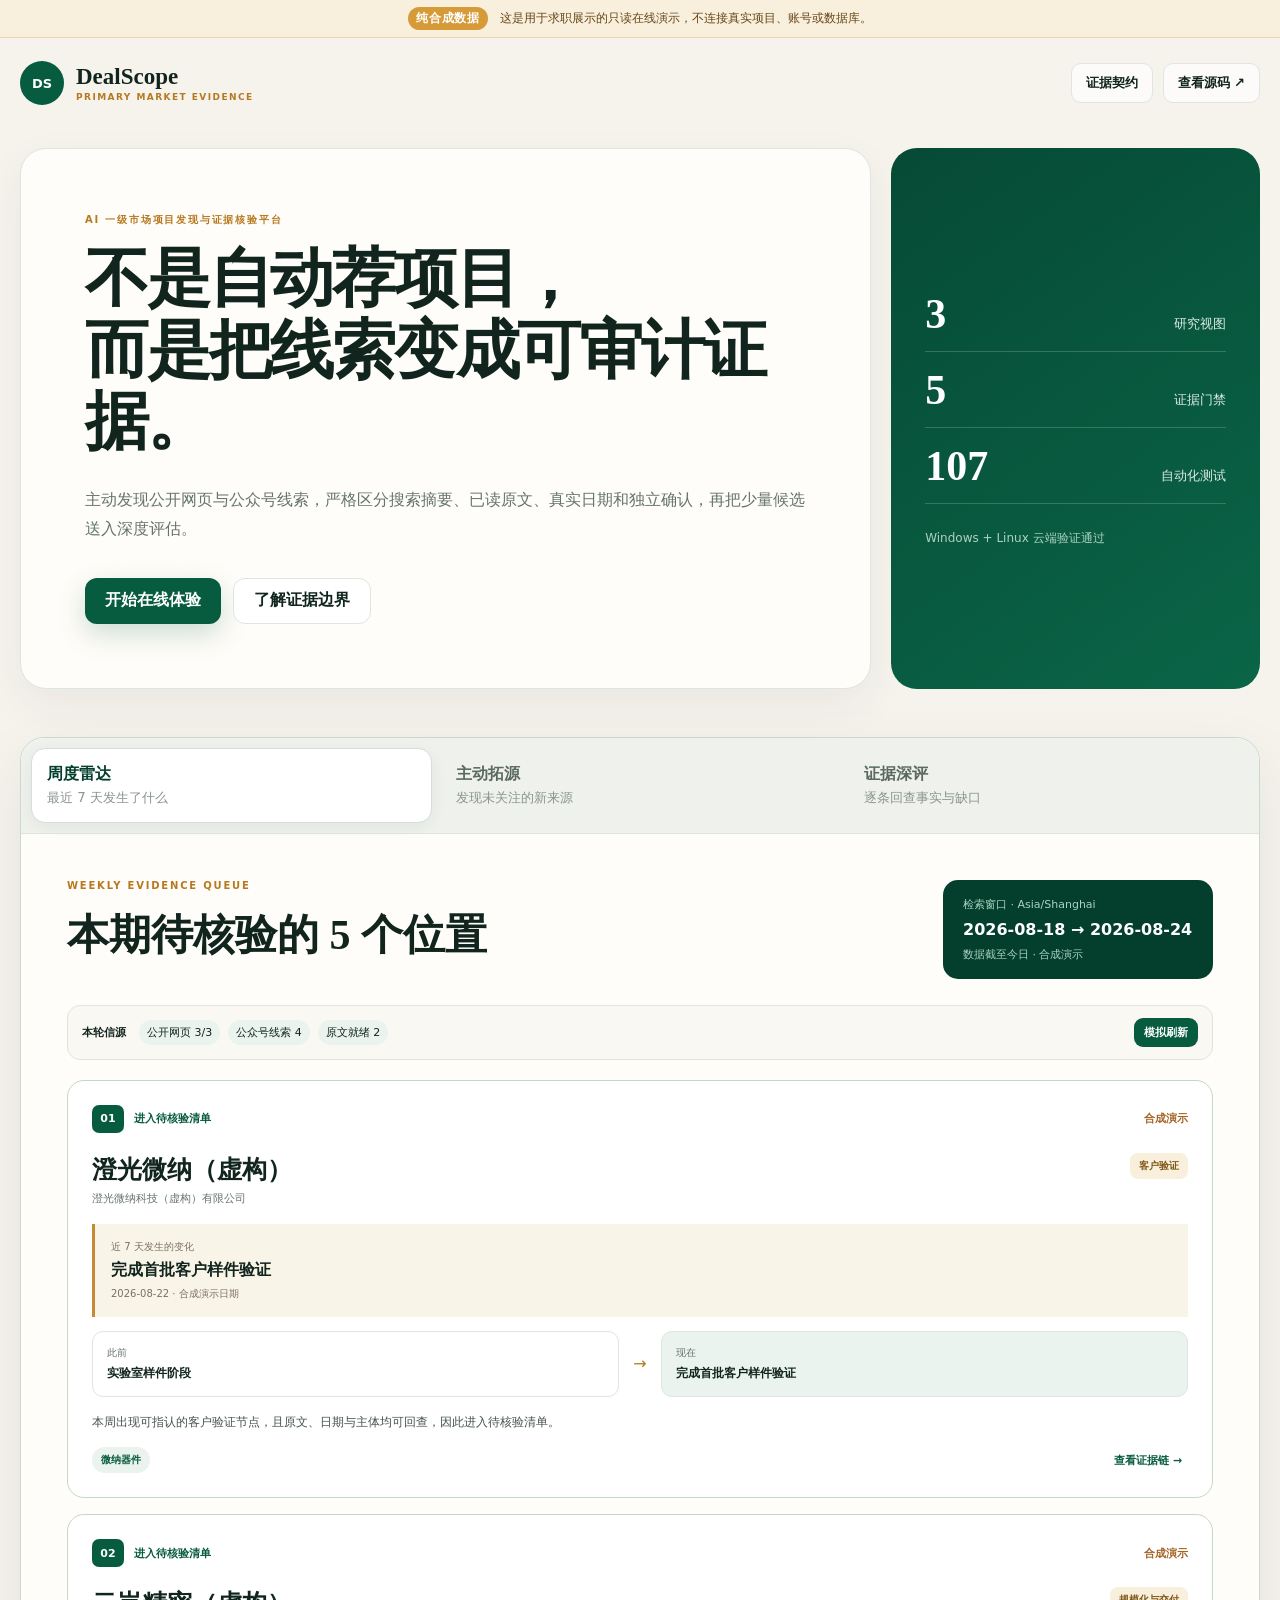
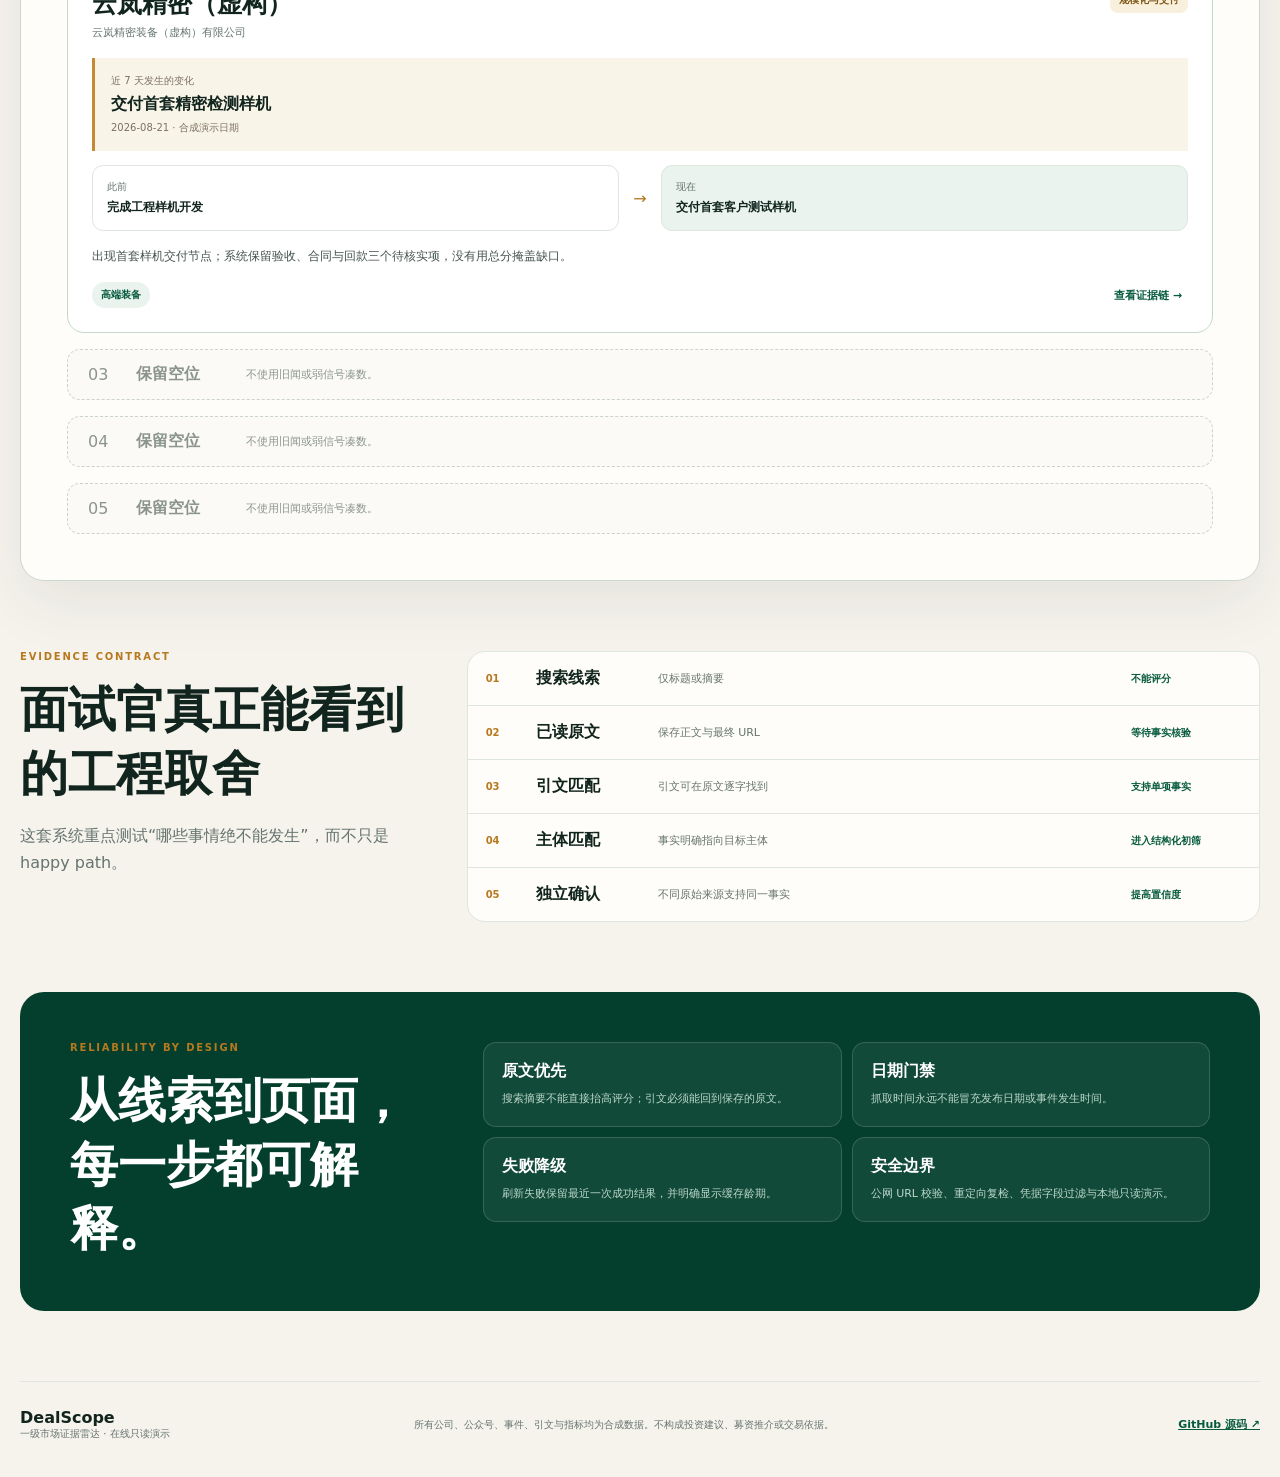
<file: docs/index.html>
<!doctype html>
<html lang="zh-CN">
<head>
  <meta charset="utf-8">
  <meta name="viewport" content="width=device-width, initial-scale=1">
  <meta name="description" content="DealScope：证据优先的一级市场项目发现与核验在线演示。">
  <meta name="theme-color" content="#075b3f">
  <meta property="og:title" content="DealScope｜一级市场证据雷达">
  <meta property="og:description" content="把公开搜索线索、原文证据与结构化初筛严格分开。">
  <meta property="og:image" content="assets/dealscope-radar-synthetic.png">
  <title>DealScope｜AI 一级市场项目发现与证据核验平台</title>
  <link rel="stylesheet" href="assets/demo.css">
  <script defer src="assets/demo.js"></script>
</head>
<body>
  <main class="site-shell">
    <div class="demo-banner">
      <span>纯合成数据</span>
      <p>这是用于求职展示的只读在线演示，不连接真实项目、账号或数据库。</p>
    </div>

    <header class="topbar">
      <a class="brand" href="#top" aria-label="DealScope 首页">
        <span class="brand-mark">DS</span>
        <span><strong>DealScope</strong><small>PRIMARY MARKET EVIDENCE</small></span>
      </a>
      <nav aria-label="主要导航">
        <a href="#contract">证据契约</a>
        <a href="https://github.com/shawn1232/private-market-evidence-radar" target="_blank" rel="noreferrer">查看源码 ↗</a>
      </nav>
    </header>

    <section class="hero" id="top">
      <div class="hero-copy">
        <p class="eyebrow">AI 一级市场项目发现与证据核验平台</p>
        <h1>不是自动荐项目，<br>而是把线索变成可审计证据。</h1>
        <p class="hero-lead">主动发现公开网页与公众号线索，严格区分搜索摘要、已读原文、真实日期和独立确认，再把少量候选送入深度评估。</p>
        <div class="hero-actions">
          <button class="primary-action" id="start-demo" type="button">开始在线体验</button>
          <a class="secondary-action" href="#contract">了解证据边界</a>
        </div>
      </div>
      <div class="hero-proof" aria-label="演示指标">
        <div><strong>3</strong><span>研究视图</span></div>
        <div><strong>5</strong><span>证据门禁</span></div>
        <div><strong>107</strong><span>自动化测试</span></div>
        <p>Windows + Linux 云端验证通过</p>
      </div>
    </section>

    <section class="product-frame" id="demo" aria-label="DealScope 在线演示">
      <div class="product-tabs" role="tablist" aria-label="演示页面">
        <button type="button" role="tab" aria-selected="true" class="active" data-tab="radar">
          <span>周度雷达</span><small>最近 7 天发生了什么</small>
        </button>
        <button type="button" role="tab" aria-selected="false" data-tab="sources">
          <span>主动拓源</span><small>发现未关注的新来源</small>
        </button>
        <button type="button" role="tab" aria-selected="false" data-tab="evidence">
          <span>证据深评</span><small>逐条回查事实与缺口</small>
        </button>
      </div>

      <div class="view-panel radar-view active-panel" role="tabpanel" data-panel="radar">
        <div class="view-heading">
          <div><p class="kicker">WEEKLY EVIDENCE QUEUE</p><h2>本期待核验的 5 个位置</h2></div>
          <div class="window-card"><span>检索窗口 · Asia/Shanghai</span><strong>2026-08-18 → 2026-08-24</strong><small>数据截至今日 · 合成演示</small></div>
        </div>
        <div class="source-strip"><strong>本轮信源</strong><span>公开网页 3/3</span><span>公众号线索 4</span><span>原文就绪 2</span><button type="button" id="refresh-demo">模拟刷新</button></div>
        <div class="candidate-list">
          <article class="candidate-card">
            <div class="candidate-top"><span class="rank">01</span><span>进入待核验清单</span><em>合成演示</em></div>
            <div class="candidate-title"><div><h3>澄光微纳（虚构）</h3><p>澄光微纳科技（虚构）有限公司</p></div><span>客户验证</span></div>
            <div class="event-box"><small>近 7 天发生的变化</small><strong>完成首批客户样件验证</strong><span>2026-08-22 · 合成演示日期</span></div>
            <div class="transition"><div><small>此前</small><b>实验室样件阶段</b></div><span>→</span><div><small>现在</small><b>完成首批客户样件验证</b></div></div>
            <p class="reason">本周出现可指认的客户验证节点，且原文、日期与主体均可回查，因此进入待核验清单。</p>
            <div class="candidate-footer"><span class="tag">微纳器件</span><button type="button" data-open-evidence="chenguang">查看证据链 →</button></div>
          </article>
          <article class="candidate-card">
            <div class="candidate-top"><span class="rank">02</span><span>进入待核验清单</span><em>合成演示</em></div>
            <div class="candidate-title"><div><h3>云岚精密（虚构）</h3><p>云岚精密装备（虚构）有限公司</p></div><span>规模化与交付</span></div>
            <div class="event-box"><small>近 7 天发生的变化</small><strong>交付首套精密检测样机</strong><span>2026-08-21 · 合成演示日期</span></div>
            <div class="transition"><div><small>此前</small><b>完成工程样机开发</b></div><span>→</span><div><small>现在</small><b>交付首套客户测试样机</b></div></div>
            <p class="reason">出现首套样机交付节点；系统保留验收、合同与回款三个待核实项，没有用总分掩盖缺口。</p>
            <div class="candidate-footer"><span class="tag">高端装备</span><button type="button" data-open-evidence="yunlan">查看证据链 →</button></div>
          </article>
          <article class="empty-card"><span>03</span><strong>保留空位</strong><p>不使用旧闻或弱信号凑数。</p></article>
          <article class="empty-card"><span>04</span><strong>保留空位</strong><p>不使用旧闻或弱信号凑数。</p></article>
          <article class="empty-card"><span>05</span><strong>保留空位</strong><p>不使用旧闻或弱信号凑数。</p></article>
        </div>
      </div>

      <div class="view-panel" role="tabpanel" data-panel="sources" hidden>
        <div class="view-heading">
          <div><p class="kicker">ACTIVE SOURCE DISCOVERY</p><h2>主动发现未关注的新来源</h2></div>
          <div class="mini-stats"><span><b>4</b> 新线索</span><span><b>4</b> 演示公众号</span><span><b>2</b> 原文就绪</span></div>
        </div>
        <div class="boundary-callout"><b>发现 ≠ 证据</b><p>搜索标题只负责拓源；缺少正文或真实日期时，不会进入周度评分。</p></div>
        <div class="filters" role="group" aria-label="线索筛选">
          <button type="button" class="active" data-filter="all">全部</button>
          <button type="button" data-filter="ready">原文就绪</button>
          <button type="button" data-filter="pending">待取证</button>
        </div>
        <div class="source-table" role="table" aria-label="合成公众号线索">
          <div class="source-row source-head" role="row"><span>文章线索</span><span>来源</span><span>触发事件</span><span>状态</span></div>
          <div class="source-row" role="row" data-source-status="ready"><div><strong>澄光微纳完成首批样件验证（合成）</strong><small>正文与日期已取得</small></div><span>微纳前沿·演示号</span><span>客户验证</span><em class="ready">原文就绪</em></div>
          <div class="source-row" role="row" data-source-status="ready"><div><strong>云岚精密交付首套检测样机（合成）</strong><small>正文与日期已取得</small></div><span>先进制造·演示号</span><span>首套交付</span><em class="ready">原文就绪</em></div>
          <div class="source-row" role="row" data-source-status="pending"><div><strong>星涟传感启动新一轮融资（合成）</strong><small>仅搜索标题，正文待取</small></div><span>硬科技观察·演示号</span><span>早期融资</span><em class="pending">待取证</em></div>
          <div class="source-row" role="row" data-source-status="pending"><div><strong>青屿材料通过客户认证（合成）</strong><small>正文已读，发布日期待核</small></div><span>新材料雷达·演示号</span><span>客户认证</span><em class="pending">待取证</em></div>
        </div>
      </div>

      <div class="view-panel" role="tabpanel" data-panel="evidence" hidden>
        <div class="view-heading">
          <div><p class="kicker">EVIDENCE DEEP DIVE</p><h2 id="evidence-name">澄光微纳（虚构）</h2><p class="subhead" id="evidence-event">完成首批客户样件验证</p></div>
          <div class="candidate-switch" aria-label="选择演示候选">
            <button type="button" class="active" data-candidate="chenguang">澄光微纳</button>
            <button type="button" data-candidate="yunlan">云岚精密</button>
          </div>
        </div>
        <div class="evidence-grid">
          <section class="evidence-card primary-evidence"><div class="card-label">最强可回查证据</div><h3>DealScope 合成信源</h3><blockquote id="evidence-quote">“本句为纯合成演示引文：首批工程样件已完成约定测试流程，后续仍需客户书面验收。”</blockquote><div class="evidence-meta"><span>逐字匹配</span><span>主体匹配</span><span>日期在窗口内</span></div><p>演示链接使用保留域名，不指向任何真实网页。</p></section>
          <section class="evidence-card"><div class="card-label">唯一关键未知</div><h3 id="evidence-unknown">测试指标、客户身份与后续订单尚未独立确认</h3><p>系统不会用综合总分掩盖这个缺口。</p></section>
          <section class="evidence-card"><div class="card-label">下一步只核实</div><h3 id="evidence-next">取得测试报告与客户书面确认</h3><p>完成这一步后，再决定是否提高证据状态。</p></section>
        </div>
        <div class="score-boundary"><span>线索分</span><strong>结构化初筛</strong><p>用于安排核验顺序，不代表估值、收益预测或投资建议。</p></div>
      </div>
    </section>

    <section class="contract" id="contract">
      <div><p class="eyebrow">EVIDENCE CONTRACT</p><h2>面试官真正能看到的工程取舍</h2><p>这套系统重点测试“哪些事情绝不能发生”，而不只是 happy path。</p></div>
      <div class="gate-list">
        <div><span>01</span><strong>搜索线索</strong><p>仅标题或摘要</p><em>不能评分</em></div>
        <div><span>02</span><strong>已读原文</strong><p>保存正文与最终 URL</p><em>等待事实核验</em></div>
        <div><span>03</span><strong>引文匹配</strong><p>引文可在原文逐字找到</p><em>支持单项事实</em></div>
        <div><span>04</span><strong>主体匹配</strong><p>事实明确指向目标主体</p><em>进入结构化初筛</em></div>
        <div><span>05</span><strong>独立确认</strong><p>不同原始来源支持同一事实</p><em>提高置信度</em></div>
      </div>
    </section>

    <section class="engineering">
      <div><p class="eyebrow">RELIABILITY BY DESIGN</p><h2>从线索到页面，每一步都可解释。</h2></div>
      <div class="engineering-grid">
        <article><strong>原文优先</strong><p>搜索摘要不能直接抬高评分；引文必须能回到保存的原文。</p></article>
        <article><strong>日期门禁</strong><p>抓取时间永远不能冒充发布日期或事件发生时间。</p></article>
        <article><strong>失败降级</strong><p>刷新失败保留最近一次成功结果，并明确显示缓存龄期。</p></article>
        <article><strong>安全边界</strong><p>公网 URL 校验、重定向复检、凭据字段过滤与本地只读演示。</p></article>
      </div>
    </section>

    <footer>
      <div><strong>DealScope</strong><span>一级市场证据雷达 · 在线只读演示</span></div>
      <p>所有公司、公众号、事件、引文与指标均为合成数据。不构成投资建议、募资推介或交易依据。</p>
      <a href="https://github.com/shawn1232/private-market-evidence-radar" target="_blank" rel="noreferrer">GitHub 源码 ↗</a>
    </footer>
  </main>
</body>
</html>
</file>
<file: docs/assets/demo.css>
:root{--ink:#11251e;--muted:#65746e;--green:#075b3f;--green-dark:#043f2d;--green-soft:#eaf3ee;--gold:#b7791f;--gold-soft:#f8efdd;--paper:#f6f3ed;--surface:#fffdf9;--line:#dfe5df}*{box-sizing:border-box}html{scroll-behavior:smooth}body{margin:0;background:var(--paper);color:var(--ink);font-family:Inter,ui-sans-serif,system-ui,-apple-system,BlinkMacSystemFont,"Segoe UI","Microsoft YaHei",sans-serif}button,a{font:inherit}button{cursor:pointer}button:disabled{cursor:wait;opacity:.8}a{color:inherit}.site-shell{min-height:100vh;overflow:hidden}.demo-banner{display:flex;align-items:center;justify-content:center;gap:12px;min-height:38px;padding:7px 18px;color:#694615;background:var(--gold-soft);border-bottom:1px solid #ead6ae;font-size:12px}.demo-banner span{padding:3px 8px;border-radius:999px;background:#d79a39;color:#fff;font-weight:800;letter-spacing:.08em}.demo-banner p{margin:0}.topbar{width:min(1240px,calc(100% - 40px));margin:0 auto;display:flex;align-items:center;justify-content:space-between;padding:23px 0}.brand{display:flex;align-items:center;gap:12px;text-decoration:none}.brand-mark{display:grid;place-items:center;width:44px;height:44px;border-radius:50%;color:#fff;background:var(--green);font-weight:900;font-size:13px}.brand strong{display:block;font-family:Georgia,"Songti SC",serif;font-size:23px}.brand small{display:block;margin-top:2px;color:var(--gold);font-size:9px;letter-spacing:.16em;font-weight:800}.topbar nav{display:flex;gap:10px}.topbar nav a{padding:10px 14px;text-decoration:none;border:1px solid var(--line);border-radius:10px;background:rgba(255,255,255,.7);font-size:13px;font-weight:700}.topbar nav a:hover{border-color:#8bb3a3;color:var(--green)}.hero{width:min(1240px,calc(100% - 40px));margin:20px auto 48px;display:grid;grid-template-columns:minmax(0,1.5fr) minmax(280px,.65fr);gap:20px}.hero-copy{min-height:430px;padding:clamp(36px,5vw,72px);border:1px solid var(--line);border-radius:26px;background:var(--surface);box-shadow:0 16px 45px rgba(37,55,47,.06)}.eyebrow,.kicker{margin:0 0 16px;color:var(--gold);font-size:10px;font-weight:900;letter-spacing:.18em;text-transform:uppercase}.hero h1{margin:0;font-family:Georgia,"Songti SC",serif;font-size:clamp(36px,5vw,68px);line-height:1.12;letter-spacing:-.035em}.hero-lead{max-width:740px;margin:28px 0 0;color:var(--muted);font-size:16px;line-height:1.8}.hero-actions{display:flex;flex-wrap:wrap;gap:12px;margin-top:34px}.primary-action,.secondary-action{display:inline-flex;align-items:center;justify-content:center;min-height:46px;padding:0 20px;border-radius:12px;font-weight:800;text-decoration:none}.primary-action{border:0;background:var(--green);color:#fff;box-shadow:0 10px 28px rgba(7,91,63,.2)}.primary-action:hover{background:var(--green-dark)}.secondary-action{border:1px solid var(--line);background:#fff}.hero-proof{display:grid;align-content:center;gap:14px;padding:34px;border-radius:26px;color:#fff;background:linear-gradient(145deg,#064a35,#0a6547)}.hero-proof div{display:flex;align-items:baseline;justify-content:space-between;padding-bottom:13px;border-bottom:1px solid rgba(255,255,255,.18)}.hero-proof strong{font-family:Georgia,serif;font-size:42px}.hero-proof span{color:#dbece4;font-size:13px}.hero-proof p{margin:12px 0 0;color:#aed2c2;font-size:12px}.product-frame{width:min(1240px,calc(100% - 40px));margin:0 auto 70px;overflow:hidden;border:1px solid #cad8d0;border-radius:24px;background:var(--surface);box-shadow:0 22px 60px rgba(28,54,43,.08)}.product-tabs{display:grid;grid-template-columns:repeat(3,1fr);padding:10px;gap:8px;background:#eef1ec;border-bottom:1px solid var(--line)}.product-tabs button{padding:15px;text-align:left;border:1px solid transparent;border-radius:14px;color:#5b6963;background:transparent}.product-tabs button span{display:block;font-weight:900}.product-tabs button small{display:block;margin-top:4px;color:#8a958f}.product-tabs button.active{color:var(--green-dark);border-color:#d3dfd8;background:#fff;box-shadow:0 4px 16px rgba(27,48,40,.06)}.view-panel{min-height:640px;padding:clamp(22px,4vw,46px)}.view-panel[hidden],.source-row[hidden]{display:none}.view-heading{display:flex;align-items:flex-start;justify-content:space-between;gap:24px;margin-bottom:26px}.view-heading h2{margin:0;font-family:Georgia,"Songti SC",serif;font-size:clamp(28px,4vw,42px)}.subhead{margin:8px 0 0;color:var(--muted)}.window-card{min-width:270px;padding:17px 20px;color:#fff;border-radius:15px;background:var(--green-dark)}.window-card span,.window-card small{display:block;color:#a9d3c1;font-size:11px}.window-card strong{display:block;margin:8px 0}.source-strip{display:flex;flex-wrap:wrap;align-items:center;gap:8px;padding:12px 14px;border:1px solid var(--line);border-radius:13px;background:#faf8f3;font-size:11px}.source-strip strong{margin-right:5px}.source-strip span{padding:5px 8px;border-radius:999px;background:var(--green-soft)}.source-strip button{margin-left:auto;padding:7px 10px;border:0;border-radius:9px;color:#fff;background:var(--green);font-size:11px;font-weight:800}.candidate-list{display:grid;gap:16px;margin-top:20px}.candidate-card{padding:24px;border:1px solid #c3d8cc;border-radius:17px;background:#fff}.candidate-top{display:flex;align-items:center;gap:10px;color:var(--green);font-size:11px;font-weight:800}.candidate-top em{margin-left:auto;color:#a56425;font-style:normal}.rank{display:grid;place-items:center;width:32px;height:28px;border-radius:7px;color:#fff;background:var(--green)}.candidate-title{display:flex;align-items:flex-start;justify-content:space-between;gap:20px;margin-top:20px}.candidate-title h3{margin:0;font-family:Georgia,"Songti SC",serif;font-size:25px}.candidate-title p{margin:5px 0 0;color:var(--muted);font-size:11px}.candidate-title>span{padding:6px 9px;border-radius:8px;color:#805818;background:var(--gold-soft);font-size:10px;font-weight:800}.event-box{display:grid;gap:6px;margin-top:18px;padding:16px;border-left:3px solid #c58b34;background:#f9f4e8}.event-box small,.event-box span{color:#7a7162;font-size:10px}.transition{display:grid;grid-template-columns:1fr auto 1fr;align-items:center;gap:14px;margin-top:14px}.transition div{padding:14px;border:1px solid var(--line);border-radius:11px}.transition div:last-child{background:var(--green-soft)}.transition small,.transition b{display:block}.transition small{color:var(--muted);font-size:10px}.transition b{margin-top:5px;font-size:12px}.transition>span{color:var(--gold)}.reason{margin:16px 0 0;color:#45534d;font-size:12px;line-height:1.65}.candidate-footer{display:flex;align-items:center;margin-top:15px}.tag{padding:6px 9px;border-radius:999px;color:var(--green);background:var(--green-soft);font-size:10px;font-weight:800}.candidate-footer button{margin-left:auto;border:0;color:var(--green);background:transparent;font-size:11px;font-weight:900}.empty-card{display:grid;grid-template-columns:38px 100px 1fr;align-items:center;gap:10px;padding:14px 20px;border:1px dashed #ccd2ce;border-radius:13px;color:#8b948f;background:#fbfaf7}.empty-card p{margin:0;font-size:11px}.mini-stats{display:flex;gap:10px}.mini-stats span{padding:10px 12px;border-radius:10px;background:#f0f4f1;font-size:11px}.mini-stats b{color:var(--green);font-size:18px}.boundary-callout{display:flex;align-items:center;gap:16px;padding:16px 18px;border:1px solid #e5d4ad;border-radius:13px;background:var(--gold-soft)}.boundary-callout b{white-space:nowrap;color:#805818}.boundary-callout p{margin:0;color:#6f6455;font-size:12px}.filters{display:flex;gap:8px;margin:20px 0 12px}.filters button,.candidate-switch button{padding:8px 12px;border:1px solid var(--line);border-radius:999px;background:#fff;font-size:11px}.filters button.active,.candidate-switch button.active{color:#fff;border-color:var(--green);background:var(--green)}.source-table{overflow:hidden;border:1px solid var(--line);border-radius:14px}.source-row{display:grid;grid-template-columns:2fr 1fr .8fr .65fr;align-items:center;gap:14px;padding:15px 17px;border-top:1px solid var(--line);font-size:11px}.source-row:first-child{border-top:0}.source-row div strong,.source-row div small{display:block}.source-row div small{margin-top:4px;color:var(--muted)}.source-head{color:#66736d;background:#f1f3f0;font-weight:800}.source-row em{width:max-content;padding:5px 8px;border-radius:999px;font-style:normal;font-weight:800}.source-row em.ready{color:var(--green);background:var(--green-soft)}.source-row em.pending{color:#8a5c1a;background:var(--gold-soft)}.candidate-switch{display:flex;gap:6px}.evidence-grid{display:grid;grid-template-columns:1.5fr 1fr;gap:14px}.evidence-card{padding:22px;border:1px solid var(--line);border-radius:16px;background:#fff}.primary-evidence{grid-row:span 2}.card-label{color:var(--gold);font-size:10px;font-weight:900;letter-spacing:.12em}.evidence-card h3{margin:12px 0 0;font-size:18px;line-height:1.45}.evidence-card blockquote{margin:20px 0;padding:20px;border-left:3px solid var(--green);background:var(--green-soft);font-family:Georgia,"Songti SC",serif;font-size:16px;line-height:1.8}.evidence-meta{display:flex;flex-wrap:wrap;gap:7px}.evidence-meta span{padding:5px 8px;border-radius:999px;color:var(--green);background:var(--green-soft);font-size:10px;font-weight:800}.evidence-card>p{color:var(--muted);font-size:11px;line-height:1.6}.score-boundary{display:grid;grid-template-columns:auto auto 1fr;align-items:center;gap:12px;margin-top:16px;padding:16px 18px;border-radius:13px;color:#fff;background:var(--green-dark)}.score-boundary span{color:#a9d3c1;font-size:10px}.score-boundary p{margin:0;color:#cce2d8;font-size:11px}.contract,.engineering{width:min(1240px,calc(100% - 40px));margin:0 auto 70px;display:grid;grid-template-columns:.75fr 1.5fr;gap:50px}.contract h2,.engineering h2{margin:0;font-family:Georgia,"Songti SC",serif;font-size:clamp(30px,4vw,48px)}.contract>div:first-child>p:last-child{color:var(--muted);line-height:1.7}.gate-list{overflow:hidden;border:1px solid var(--line);border-radius:18px;background:var(--surface)}.gate-list>div{display:grid;grid-template-columns:38px 110px 1fr 110px;align-items:center;gap:12px;padding:16px 18px;border-top:1px solid var(--line)}.gate-list>div:first-child{border-top:0}.gate-list span{color:var(--gold);font-size:10px;font-weight:900}.gate-list p{margin:0;color:var(--muted);font-size:11px}.gate-list em{color:var(--green);font-size:10px;font-style:normal;font-weight:800}.engineering{align-items:start;padding:50px;border-radius:24px;color:#fff;background:var(--green-dark)}.engineering-grid{display:grid;grid-template-columns:1fr 1fr;gap:10px}.engineering article{padding:18px;border:1px solid rgba(255,255,255,.15);border-radius:13px;background:rgba(255,255,255,.06)}.engineering article p{margin:8px 0 0;color:#bcd8cb;font-size:11px;line-height:1.65}footer{width:min(1240px,calc(100% - 40px));margin:0 auto;display:grid;grid-template-columns:1fr 2fr auto;align-items:center;gap:24px;padding:26px 0 36px;border-top:1px solid var(--line)}footer strong,footer span{display:block}footer span,footer p{color:var(--muted);font-size:10px}footer p{margin:0;line-height:1.6}footer a{color:var(--green);font-size:11px;font-weight:900}@media(max-width:820px){.topbar nav a:first-child{display:none}.hero{grid-template-columns:1fr}.hero-copy{min-height:auto}.hero-proof{grid-template-columns:repeat(3,1fr)}.hero-proof div{display:block}.hero-proof p{grid-column:1/-1}.view-heading,.boundary-callout{display:block}.window-card,.mini-stats,.candidate-switch{margin-top:16px}.source-row{grid-template-columns:1.6fr 1fr .7fr}.source-row>:nth-child(3){display:none}.evidence-grid,.contract,.engineering{grid-template-columns:1fr}.primary-evidence{grid-row:auto}footer{grid-template-columns:1fr}}@media(max-width:560px){.demo-banner{align-items:flex-start}.topbar,.hero,.product-frame,.contract,.engineering,footer{width:min(100% - 24px,1240px)}.brand small{display:none}.topbar nav a{padding:8px 10px}.hero{margin-top:6px}.hero-copy{padding:30px 22px}.hero h1{font-size:39px}.hero-proof{grid-template-columns:1fr 1fr 1fr;padding:22px}.hero-proof strong{font-size:30px}.product-tabs button{padding:11px 9px;text-align:center}.product-tabs button small{display:none}.view-panel{padding:22px 14px}.candidate-title{display:block}.candidate-title>span{display:inline-block;margin-top:10px}.transition{gap:7px}.empty-card{grid-template-columns:30px 90px 1fr}.source-row{grid-template-columns:1fr auto}.source-row>:nth-child(2),.source-head{display:none}.evidence-card{padding:18px}.score-boundary{grid-template-columns:1fr}.gate-list>div{grid-template-columns:30px 90px 1fr}.gate-list em{grid-column:2/-1}.engineering{padding:30px 22px}.engineering-grid{grid-template-columns:1fr}}@media(prefers-reduced-motion:reduce){html{scroll-behavior:auto}}
</file>
